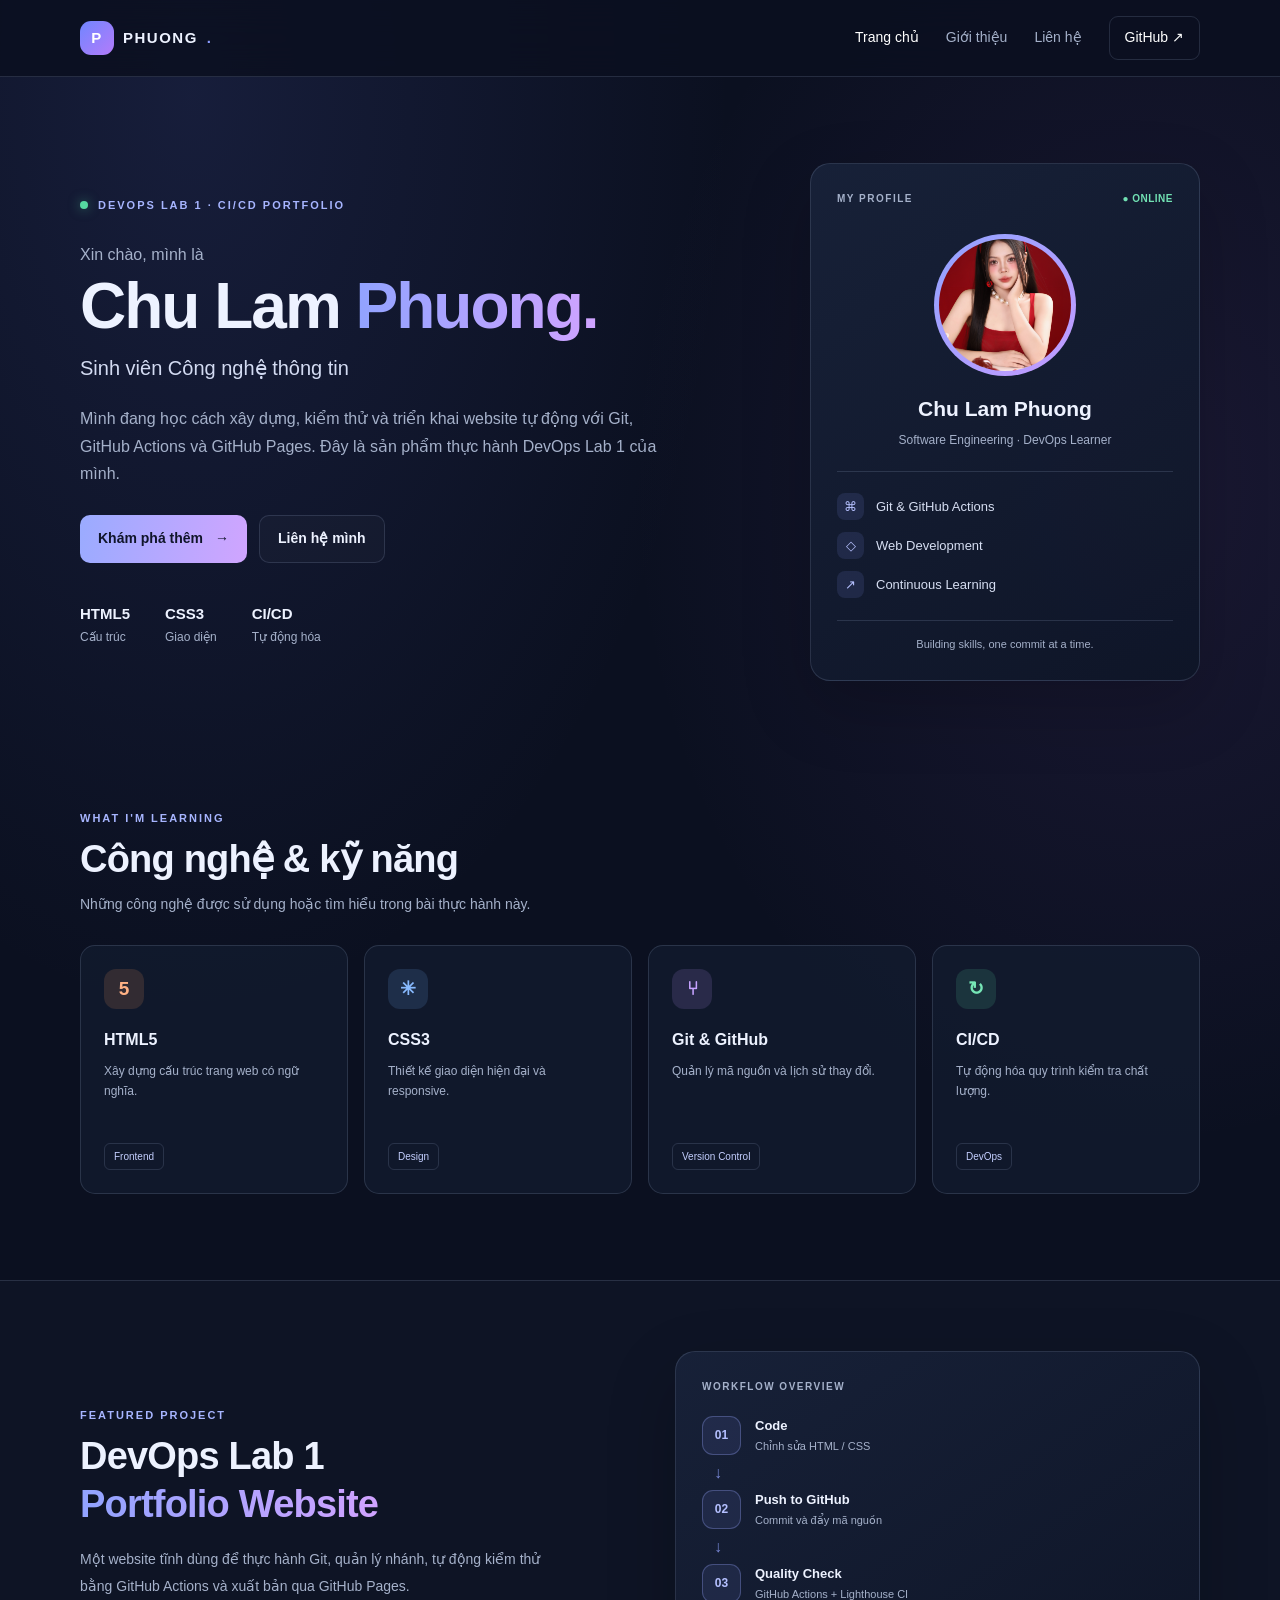
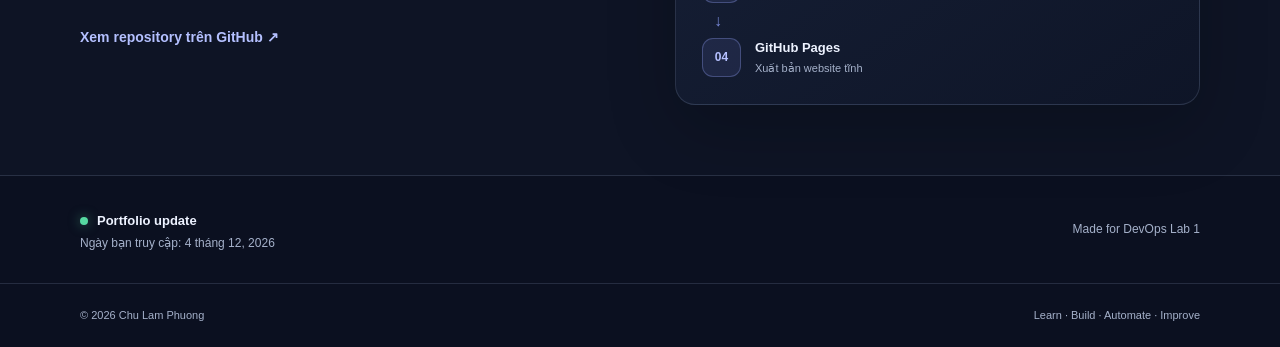
<file: index.html>
<!DOCTYPE html>
<html lang="vi">
<head>
  <meta charset="UTF-8">
  <meta name="viewport" content="width=device-width, initial-scale=1.0">
  <meta name="description" content="Portfolio của Chu Lam Phuong - sinh viên Công nghệ thông tin tìm hiểu Software Engineering, DevOps và CI/CD.">
  <meta name="theme-color" content="#0b1020">
  <title>Chu Lam Phuong | DevOps Portfolio</title>
  <link rel="stylesheet" href="cssstyle.css">
</head>
<body>
  <header class="site-header">
    <nav class="nav container" aria-label="Điều hướng chính">
      <a class="brand" href="index.html"><span class="brand-mark">P</span> PHUONG<span class="brand-dot">.</span></a>
      <div class="nav-links">
        <a class="active" href="index.html">Trang chủ</a>
        <a href="about.html">Giới thiệu</a>
        <a href="contact.html">Liên hệ</a>
        <a class="nav-cta" href="https://github.com/chulamphuong" target="_blank" rel="noopener noreferrer">GitHub ↗</a>
      </div>
    </nav>
  </header>

  <main>
    <section class="hero container">
      <div class="hero-copy">
        <div class="eyebrow"><span class="status-dot"></span> DEVOPS LAB 1 · CI/CD PORTFOLIO</div>
        <p class="intro-label">Xin chào, mình là</p>
        <h1>Chu Lam <span class="gradient-text">Phuong.</span></h1>
        <h2>Sinh viên Công nghệ thông tin</h2>
        <p class="hero-description">
          Mình đang học cách xây dựng, kiểm thử và triển khai website
          tự động với Git, GitHub Actions và GitHub Pages. Đây là sản phẩm
          thực hành DevOps Lab 1 của mình.
        </p>
        <div class="hero-actions">
          <a class="button button-primary" href="about.html">Khám phá thêm <span>→</span></a>
          <a class="button button-secondary" href="contact.html">Liên hệ mình</a>
        </div>
        <div class="quick-stats">
          <div><strong>HTML5</strong><span>Cấu trúc</span></div>
          <div><strong>CSS3</strong><span>Giao diện</span></div>
          <div><strong>CI/CD</strong><span>Tự động hóa</span></div>
        </div>
      </div>

      <aside class="profile-card">
        <div class="card-topline"><span>MY PROFILE</span><span class="live-label">● ONLINE</span></div>
        <div class="avatar-frame">
          <img src="IMG_0639.JPG" alt="Ảnh đại diện của Chu Lam Phuong" width="180" height="180">
        </div>
        <h2 class="profile-name">Chu Lam Phuong</h2>
        <p class="profile-role">Software Engineering · DevOps Learner</p>
        <div class="profile-divider"></div>
        <div class="profile-detail"><span>⌘</span><span>Git & GitHub Actions</span></div>
        <div class="profile-detail"><span>◇</span><span>Web Development</span></div>
        <div class="profile-detail"><span>↗</span><span>Continuous Learning</span></div>
        <div class="profile-footer">Building skills, one commit at a time.</div>
      </aside>
    </section>

    <section class="section container">
      <div class="section-heading">
        <p class="eyebrow">WHAT I'M LEARNING</p>
        <h2>Công nghệ & kỹ năng</h2>
        <p>Những công nghệ được sử dụng hoặc tìm hiểu trong bài thực hành này.</p>
      </div>
      <div class="tech-grid">
        <article class="tech-card"><div class="tech-icon orange">5</div><h3>HTML5</h3><p>Xây dựng cấu trúc trang web có ngữ nghĩa.</p><span class="tag">Frontend</span></article>
        <article class="tech-card"><div class="tech-icon blue">✳</div><h3>CSS3</h3><p>Thiết kế giao diện hiện đại và responsive.</p><span class="tag">Design</span></article>
        <article class="tech-card"><div class="tech-icon purple">⑂</div><h3>Git & GitHub</h3><p>Quản lý mã nguồn và lịch sử thay đổi.</p><span class="tag">Version Control</span></article>
        <article class="tech-card"><div class="tech-icon green">↻</div><h3>CI/CD</h3><p>Tự động hóa quy trình kiểm tra chất lượng.</p><span class="tag">DevOps</span></article>
      </div>
    </section>

    <section class="project-section">
      <div class="container project-layout">
        <div>
          <p class="eyebrow">FEATURED PROJECT</p>
          <h2>DevOps Lab 1<br><span class="gradient-text">Portfolio Website</span></h2>
          <p class="project-description">Một website tĩnh dùng để thực hành Git, quản lý nhánh, tự động kiểm thử bằng GitHub Actions và xuất bản qua GitHub Pages.</p>
          <a class="text-link" href="https://github.com/chulamphuong/devops-lab1-portfolio" target="_blank" rel="noopener noreferrer">Xem repository trên GitHub ↗</a>
        </div>
        <div class="pipeline-card">
          <p class="pipeline-title">WORKFLOW OVERVIEW</p>
          <div class="pipeline-step"><span class="pipeline-number">01</span><div><strong>Code</strong><small>Chỉnh sửa HTML / CSS</small></div></div>
          <div class="pipeline-arrow">↓</div>
          <div class="pipeline-step"><span class="pipeline-number">02</span><div><strong>Push to GitHub</strong><small>Commit và đẩy mã nguồn</small></div></div>
          <div class="pipeline-arrow">↓</div>
          <div class="pipeline-step"><span class="pipeline-number">03</span><div><strong>Quality Check</strong><small>GitHub Actions + Lighthouse CI</small></div></div>
          <div class="pipeline-arrow">↓</div>
          <div class="pipeline-step"><span class="pipeline-number">04</span><div><strong>GitHub Pages</strong><small>Xuất bản website tĩnh</small></div></div>
        </div>
      </div>
    </section>

    <section class="container date-panel">
      <div><span class="status-dot"></span><strong>Portfolio update</strong><p>Ngày bạn truy cập: <time id="date">Đang tải...</time></p></div>
      <span class="footer-note">Made for DevOps Lab 1</span>
    </section>
  </main>

  <footer class="site-footer">
    <div class="container footer-inner">
      <span>© <span id="year"></span> Chu Lam Phuong</span>
      <span>Learn · Build · Automate · Improve</span>
    </div>
  </footer>

  <script>
    document.getElementById("date").textContent =
      new Intl.DateTimeFormat("vi-VN", { dateStyle: "long" }).format(new Date());
    document.getElementById("year").textContent = new Date().getFullYear();
  </script>
</body>
</html>
</file>
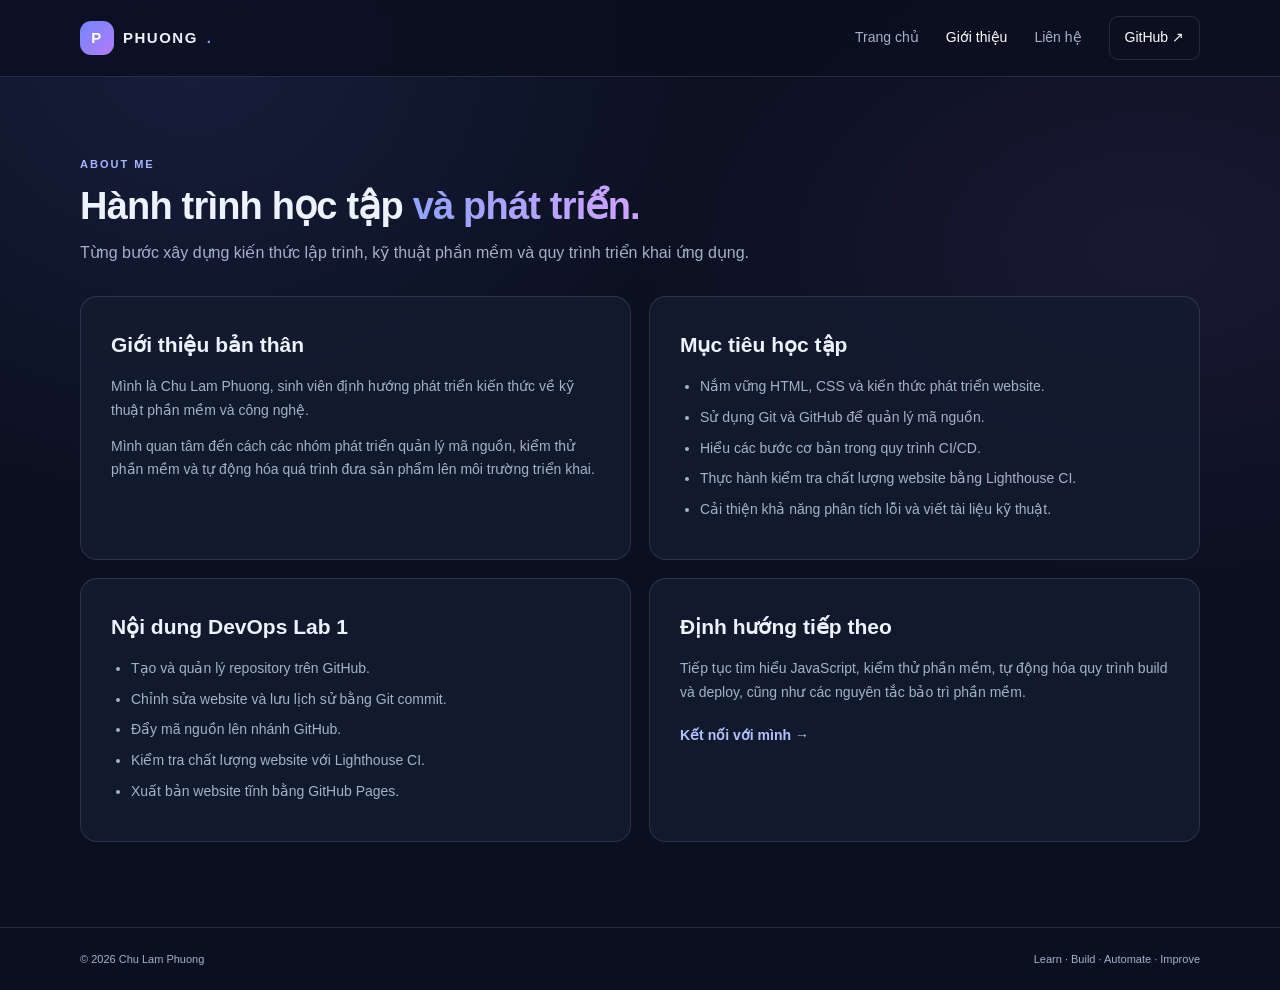
<file: about.html>
<!DOCTYPE html>
<html lang="vi">
<head>
  <meta charset="UTF-8">
  <meta name="viewport" content="width=device-width, initial-scale=1.0">
  <meta name="description" content="Giới thiệu Chu Lam Phuong, mục tiêu học tập Software Engineering và DevOps.">
  <title>Giới thiệu | Chu Lam Phuong</title>
  <link rel="stylesheet" href="cssstyle.css">
</head>
<body>
  <header class="site-header">
    <nav class="nav container" aria-label="Điều hướng chính">
      <a class="brand" href="index.html"><span class="brand-mark">P</span> PHUONG<span class="brand-dot">.</span></a>
      <div class="nav-links">
        <a href="index.html">Trang chủ</a>
        <a class="active" href="about.html" aria-current="page">Giới thiệu</a>
        <a href="contact.html">Liên hệ</a>
        <a class="nav-cta" href="https://github.com/chulamphuong" target="_blank" rel="noopener noreferrer">GitHub ↗</a>
      </div>
    </nav>
  </header>

  <main class="container page-main">
    <div class="page-heading">
      <p class="eyebrow">ABOUT ME</p>
      <h1>Hành trình học tập <span class="gradient-text">và phát triển.</span></h1>
      <p>Từng bước xây dựng kiến thức lập trình, kỹ thuật phần mềm và quy trình triển khai ứng dụng.</p>
    </div>

    <div class="content-grid">
      <section class="content-panel">
        <h2>Giới thiệu bản thân</h2>
        <p>Mình là Chu Lam Phuong, sinh viên định hướng phát triển kiến thức về kỹ thuật phần mềm và công nghệ.</p>
        <p>Mình quan tâm đến cách các nhóm phát triển quản lý mã nguồn, kiểm thử phần mềm và tự động hóa quá trình đưa sản phẩm lên môi trường triển khai.</p>
      </section>

      <section class="content-panel">
        <h2>Mục tiêu học tập</h2>
        <ul>
          <li>Nắm vững HTML, CSS và kiến thức phát triển website.</li>
          <li>Sử dụng Git và GitHub để quản lý mã nguồn.</li>
          <li>Hiểu các bước cơ bản trong quy trình CI/CD.</li>
          <li>Thực hành kiểm tra chất lượng website bằng Lighthouse CI.</li>
          <li>Cải thiện khả năng phân tích lỗi và viết tài liệu kỹ thuật.</li>
        </ul>
      </section>

      <section class="content-panel">
        <h2>Nội dung DevOps Lab 1</h2>
        <ul>
          <li>Tạo và quản lý repository trên GitHub.</li>
          <li>Chỉnh sửa website và lưu lịch sử bằng Git commit.</li>
          <li>Đẩy mã nguồn lên nhánh GitHub.</li>
          <li>Kiểm tra chất lượng website với Lighthouse CI.</li>
          <li>Xuất bản website tĩnh bằng GitHub Pages.</li>
        </ul>
      </section>

      <section class="content-panel">
        <h2>Định hướng tiếp theo</h2>
        <p>Tiếp tục tìm hiểu JavaScript, kiểm thử phần mềm, tự động hóa quy trình build và deploy, cũng như các nguyên tắc bảo trì phần mềm.</p>
        <p><a class="text-link" href="contact.html">Kết nối với mình →</a></p>
      </section>
    </div>
  </main>

  <footer class="site-footer">
    <div class="container footer-inner">
      <span>© <span id="year"></span> Chu Lam Phuong</span>
      <span>Learn · Build · Automate · Improve</span>
    </div>
  </footer>
  <script>document.getElementById("year").textContent = new Date().getFullYear();</script>
</body>
</html>
</file>
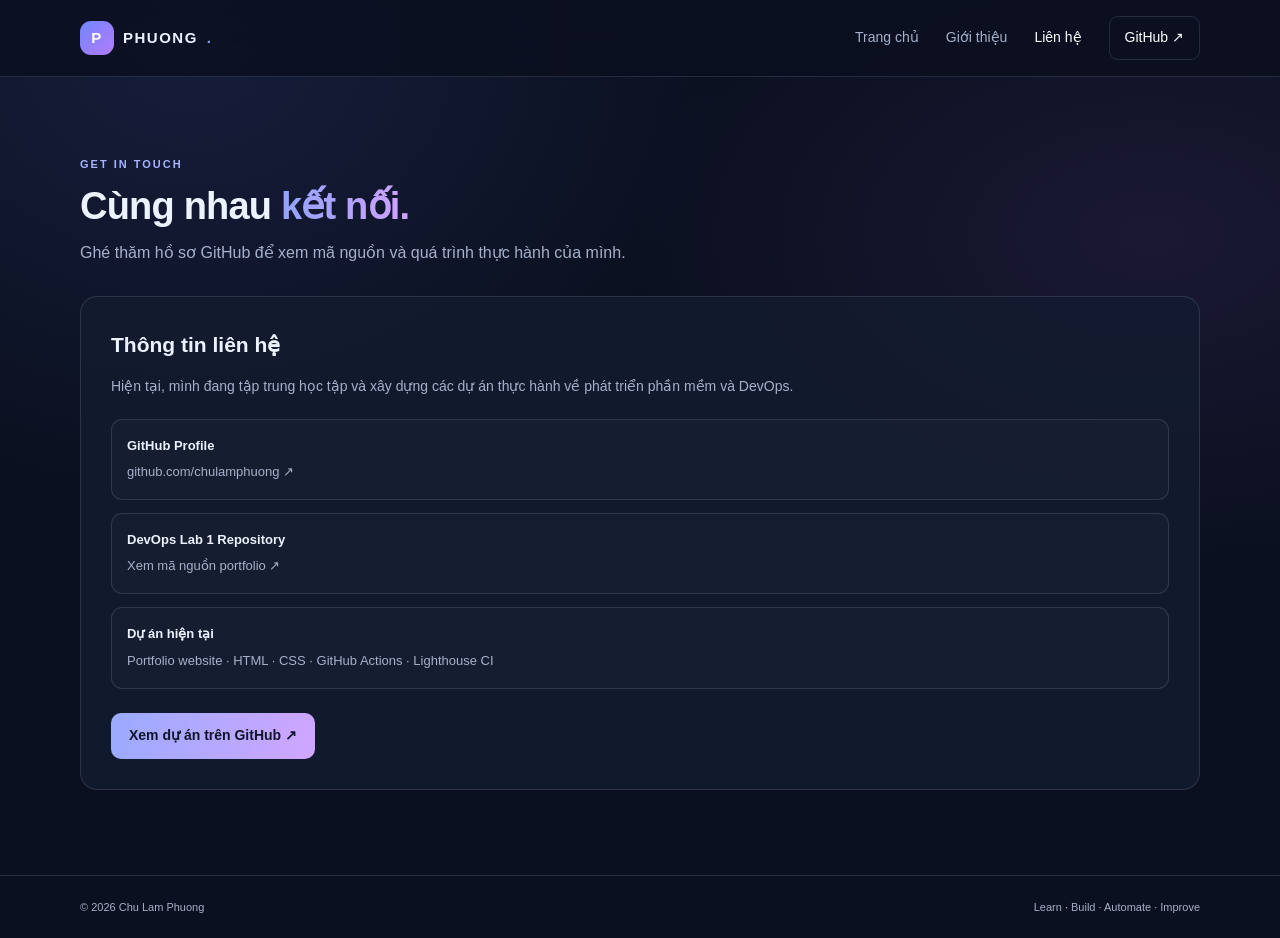
<file: contact.html>
<!DOCTYPE html>
<html lang="vi">
<head>
  <meta charset="UTF-8">
  <meta name="viewport" content="width=device-width, initial-scale=1.0">
  <meta name="description" content="Liên hệ và xem các dự án thực hành của Chu Lam Phuong trên GitHub.">
  <title>Liên hệ | Chu Lam Phuong</title>
  <link rel="stylesheet" href="cssstyle.css">
</head>
<body>
  <header class="site-header">
    <nav class="nav container" aria-label="Điều hướng chính">
      <a class="brand" href="index.html"><span class="brand-mark">P</span> PHUONG<span class="brand-dot">.</span></a>
      <div class="nav-links">
        <a href="index.html">Trang chủ</a>
        <a href="about.html">Giới thiệu</a>
        <a class="active" href="contact.html" aria-current="page">Liên hệ</a>
        <a class="nav-cta" href="https://github.com/chulamphuong" target="_blank" rel="noopener noreferrer">GitHub ↗</a>
      </div>
    </nav>
  </header>

  <main class="container page-main">
    <div class="page-heading">
      <p class="eyebrow">GET IN TOUCH</p>
      <h1>Cùng nhau <span class="gradient-text">kết nối.</span></h1>
      <p>Ghé thăm hồ sơ GitHub để xem mã nguồn và quá trình thực hành của mình.</p>
    </div>

    <section class="content-panel">
      <h2>Thông tin liên hệ</h2>
      <p>Hiện tại, mình đang tập trung học tập và xây dựng các dự án thực hành về phát triển phần mềm và DevOps.</p>

      <div class="contact-list">
        <div class="contact-item">
          <strong>GitHub Profile</strong>
          <a href="https://github.com/chulamphuong" target="_blank" rel="noopener noreferrer">github.com/chulamphuong ↗</a>
        </div>
        <div class="contact-item">
          <strong>DevOps Lab 1 Repository</strong>
          <a href="https://github.com/chulamphuong/devops-lab1-portfolio" target="_blank" rel="noopener noreferrer">Xem mã nguồn portfolio ↗</a>
        </div>
        <div class="contact-item">
          <strong>Dự án hiện tại</strong>
          <span>Portfolio website · HTML · CSS · GitHub Actions · Lighthouse CI</span>
        </div>
      </div>

      <p style="margin-top: 24px;">
        <a class="button button-primary" href="https://github.com/chulamphuong/devops-lab1-portfolio" target="_blank" rel="noopener noreferrer">Xem dự án trên GitHub ↗</a>
      </p>
    </section>
  </main>

  <footer class="site-footer">
    <div class="container footer-inner">
      <span>© <span id="year"></span> Chu Lam Phuong</span>
      <span>Learn · Build · Automate · Improve</span>
    </div>
  </footer>
  <script>document.getElementById("year").textContent = new Date().getFullYear();</script>
</body>
</html>
</file>
<file: cssstyle.css>
:root {
  color-scheme: dark;
  --bg: #0b1020;
  --panel: #121a2e;
  --panel-light: #17223a;
  --text: #edf2ff;
  --muted: #a5b1ca;
  --accent: #8b9cff;
  --purple: #c29aff;
  --border: rgba(174, 190, 230, .16);
}

* { margin: 0; padding: 0; box-sizing: border-box; }

html { scroll-behavior: smooth; }

body {
  min-height: 100vh;
  background:
    radial-gradient(ellipse at 15% 5%, rgba(81, 96, 190, .17), transparent 35%),
    radial-gradient(ellipse at 90% 25%, rgba(137, 83, 190, .12), transparent 32%),
    var(--bg);
  color: var(--text);
  font-family: Inter, "Segoe UI", Arial, sans-serif;
  line-height: 1.7;
}

a { color: inherit; text-decoration: none; }
.container { width: min(1120px, calc(100% - 40px)); margin-inline: auto; }

.site-header {
  position: sticky;
  top: 0;
  z-index: 10;
  background: rgba(11, 16, 32, .86);
  border-bottom: 1px solid var(--border);
  backdrop-filter: blur(18px);
}

.nav { min-height: 76px; display: flex; justify-content: space-between; align-items: center; gap: 24px; }
.brand { display: inline-flex; align-items: center; gap: 9px; font-size: 15px; font-weight: 800; letter-spacing: 1.5px; }
.brand-mark { display: grid; place-items: center; width: 34px; height: 34px; border-radius: 11px; background: linear-gradient(135deg, #7186ff, #b37bfa); color: white; }
.brand-dot, .gradient-text { color: var(--accent); }
.gradient-text { background: linear-gradient(90deg, #91a3ff, #d0a3ff); background-clip: text; -webkit-background-clip: text; -webkit-text-fill-color: transparent; }

.nav-links { display: flex; align-items: center; gap: 27px; color: var(--muted); font-size: 14px; }
.nav-links a:hover, .nav-links a.active { color: white; }
.nav-links .nav-cta { padding: 9px 15px; border: 1px solid var(--border); border-radius: 9px; color: white; }

.hero { display: grid; grid-template-columns: 1.25fr .75fr; gap: 80px; align-items: center; padding-top: 86px; padding-bottom: 90px; }
.eyebrow { color: #a7b5ff; font-size: 11px; font-weight: 800; letter-spacing: 2px; }
.hero .eyebrow { display: flex; align-items: center; gap: 10px; }
.status-dot { display: inline-block; width: 8px; height: 8px; border-radius: 50%; background: #56d9a1; box-shadow: 0 0 12px rgba(86, 217, 161, .5); }
.intro-label { margin-top: 26px; color: var(--muted); }
.hero h1 { margin: 2px 0 8px; font-size: clamp(40px, 5.3vw, 64px); line-height: 1.15; letter-spacing: -2px; }
.hero-copy > h2 { color: #d3dbf2; font-size: 20px; font-weight: 500; }
.hero-description { max-width: 580px; margin-top: 20px; color: var(--muted); font-size: 16px; }
.hero-actions { display: flex; flex-wrap: wrap; gap: 12px; margin-top: 28px; }
.button { min-height: 46px; padding: 11px 18px; display: inline-flex; align-items: center; justify-content: center; gap: 12px; border-radius: 10px; font-size: 14px; font-weight: 700; transition: transform .2s, border-color .2s; }
.button:hover { transform: translateY(-2px); }
.button-primary { color: #10152a; background: linear-gradient(100deg, #9aabff, #d0a5ff); }
.button-secondary { border: 1px solid var(--border); background: rgba(255,255,255,.025); }
.quick-stats { display: flex; gap: 35px; margin-top: 38px; }
.quick-stats div { display: grid; gap: 1px; }
.quick-stats strong { font-size: 15px; }
.quick-stats span { color: var(--muted); font-size: 12px; }

.profile-card, .pipeline-card { padding: 26px; background: linear-gradient(145deg, rgba(24, 34, 57, .96), rgba(15, 22, 40, .96)); border: 1px solid var(--border); border-radius: 20px; box-shadow: 0 25px 70px rgba(0,0,0,.2); }
.card-topline { display: flex; justify-content: space-between; color: var(--muted); font-size: 10px; font-weight: 800; letter-spacing: 1.5px; }
.live-label { color: #71e1b3; letter-spacing: .5px; }
.avatar-frame { width: 142px; height: 142px; padding: 5px; margin: 27px auto 15px; border-radius: 50%; background: linear-gradient(135deg, #91a3ff, #c49bff); }
.avatar-frame img { display: block; width: 100%; height: 100%; border-radius: 50%; object-fit: cover; background: var(--panel-light); }
.profile-name { text-align: center; font-size: 21px; }
.profile-role { margin-top: 3px; color: var(--muted); font-size: 12px; text-align: center; }
.profile-divider { height: 1px; margin: 21px 0; background: var(--border); }
.profile-detail { display: flex; gap: 12px; align-items: center; margin: 12px 0; color: #d6def2; font-size: 13px; }
.profile-detail > span:first-child { display: grid; place-items: center; width: 27px; height: 27px; border-radius: 8px; color: #b6c1ff; background: rgba(143, 160, 255, .12); }
.profile-footer { margin-top: 22px; padding-top: 14px; border-top: 1px solid var(--border); color: var(--muted); text-align: center; font-size: 11px; }

.section { padding-top: 38px; padding-bottom: 86px; }
.section-heading { max-width: 650px; margin-bottom: 28px; }
.section-heading h2, .project-layout h2, .page-heading h1 { margin: 9px 0; font-size: clamp(28px, 4vw, 38px); line-height: 1.25; letter-spacing: -.8px; }
.section-heading > p:last-child, .project-description { color: var(--muted); font-size: 14px; }
.tech-grid { display: grid; grid-template-columns: repeat(4, 1fr); gap: 16px; }
.tech-card { padding: 23px; border: 1px solid var(--border); border-radius: 15px; background: rgba(19, 28, 48, .76); transition: transform .2s, border-color .2s; }
.tech-card:hover { transform: translateY(-4px); border-color: rgba(150, 164, 255, .5); }
.tech-icon { display: grid; place-items: center; width: 40px; height: 40px; margin-bottom: 17px; border-radius: 12px; font-size: 19px; font-weight: 800; }
.orange { background: rgba(255, 155, 96, .14); color: #ffb184; }
.blue { background: rgba(111, 175, 255, .14); color: #88baff; }
.purple { background: rgba(192, 151, 255, .14); color: #c6a2ff; }
.green { background: rgba(87, 220, 165, .14); color: #76e6b6; }
.tech-card h3 { font-size: 16px; }
.tech-card p { min-height: 66px; margin: 8px 0 14px; color: var(--muted); font-size: 12px; }
.tag { display: inline-block; padding: 4px 9px; border: 1px solid var(--border); border-radius: 6px; color: #c4cfff; font-size: 10px; }

.project-section { padding: 70px 0; border-block: 1px solid var(--border); background: rgba(17, 24, 42, .55); }
.project-layout { display: grid; grid-template-columns: 1fr 1fr; gap: 70px; align-items: center; }
.project-description { max-width: 480px; margin: 18px 0; line-height: 1.9; }
.text-link { display: inline-block; margin-top: 8px; color: #b4c0ff; font-size: 14px; font-weight: 700; }
.text-link:hover { color: white; }
.pipeline-title { margin-bottom: 20px; color: var(--muted); font-size: 10px; font-weight: 800; letter-spacing: 1.5px; }
.pipeline-step { display: flex; align-items: center; gap: 14px; }
.pipeline-number { display: grid; place-items: center; width: 39px; height: 39px; border: 1px solid rgba(153, 168, 255, .3); border-radius: 11px; background: rgba(133, 150, 255, .1); color: #b5c0ff; font-size: 12px; font-weight: 800; }
.pipeline-step div { display: grid; }
.pipeline-step strong { font-size: 13px; }
.pipeline-step small { color: var(--muted); font-size: 11px; }
.pipeline-arrow { margin: 3px 0 3px 12px; color: #7888d7; }

.date-panel { display: flex; justify-content: space-between; align-items: center; gap: 20px; padding-top: 30px; padding-bottom: 30px; }
.date-panel > div > span { margin-right: 9px; }
.date-panel strong { font-size: 13px; }
.date-panel p, .footer-note { color: var(--muted); font-size: 12px; }
.site-footer { border-top: 1px solid var(--border); }
.footer-inner { display: flex; justify-content: space-between; gap: 16px; padding-top: 22px; padding-bottom: 22px; color: var(--muted); font-size: 11px; }

.page-main { min-height: 65vh; padding-top: 78px; padding-bottom: 85px; }
.page-heading { max-width: 760px; margin-bottom: 30px; }
.page-heading > p:last-child { color: var(--muted); }
.content-panel { padding: 30px; border: 1px solid var(--border); border-radius: 17px; background: rgba(19, 28, 48, .8); }
.content-panel h2 { margin-bottom: 12px; font-size: 21px; }
.content-panel p, .content-panel li { color: var(--muted); font-size: 14px; }
.content-panel p + p { margin-top: 12px; }
.content-panel ul { padding-left: 20px; }
.content-panel li { margin: 7px 0; }
.content-grid { display: grid; grid-template-columns: 1fr 1fr; gap: 18px; }
.contact-list { display: grid; gap: 13px; margin-top: 20px; }
.contact-item { padding: 15px; border: 1px solid var(--border); border-radius: 11px; background: rgba(255,255,255,.02); }
.contact-item strong { display: block; font-size: 13px; }
.contact-item span, .contact-item a { color: var(--muted); font-size: 13px; overflow-wrap: anywhere; }
.contact-item a:hover { color: white; }

@media (max-width: 850px) {
  .hero { grid-template-columns: 1fr .8fr; gap: 30px; padding-top: 60px; }
  .tech-grid { grid-template-columns: repeat(2, 1fr); }
  .project-layout { gap: 30px; }
}
@media (max-width: 620px) {
  .container { width: min(100% - 28px, 1120px); }
  .nav { min-height: 68px; flex-wrap: wrap; padding-top: 12px; padding-bottom: 12px; }
  .nav-links { width: 100%; gap: 17px; flex-wrap: wrap; font-size: 12px; }
  .nav-links .nav-cta { padding: 5px 9px; }
  .hero { grid-template-columns: 1fr; gap: 38px; padding-top: 48px; padding-bottom: 58px; }
  .hero h1 { font-size: 43px; letter-spacing: -1.5px; }
  .hero-copy > h2 { font-size: 18px; }
  .profile-card { max-width: 390px; width: 100%; margin-inline: auto; }
  .quick-stats { gap: 23px; }
  .section { padding-bottom: 58px; }
  .tech-grid { gap: 10px; }
  .tech-card { padding: 16px; }
  .tech-card p { min-height: 84px; }
  .project-section { padding: 48px 0; }
  .project-layout, .content-grid { grid-template-columns: 1fr; gap: 28px; }
  .date-panel, .footer-inner { align-items: flex-start; flex-direction: column; }
  .page-main { padding-top: 50px; padding-bottom: 55px; }
  .content-panel { padding: 21px; }
}
</file>
